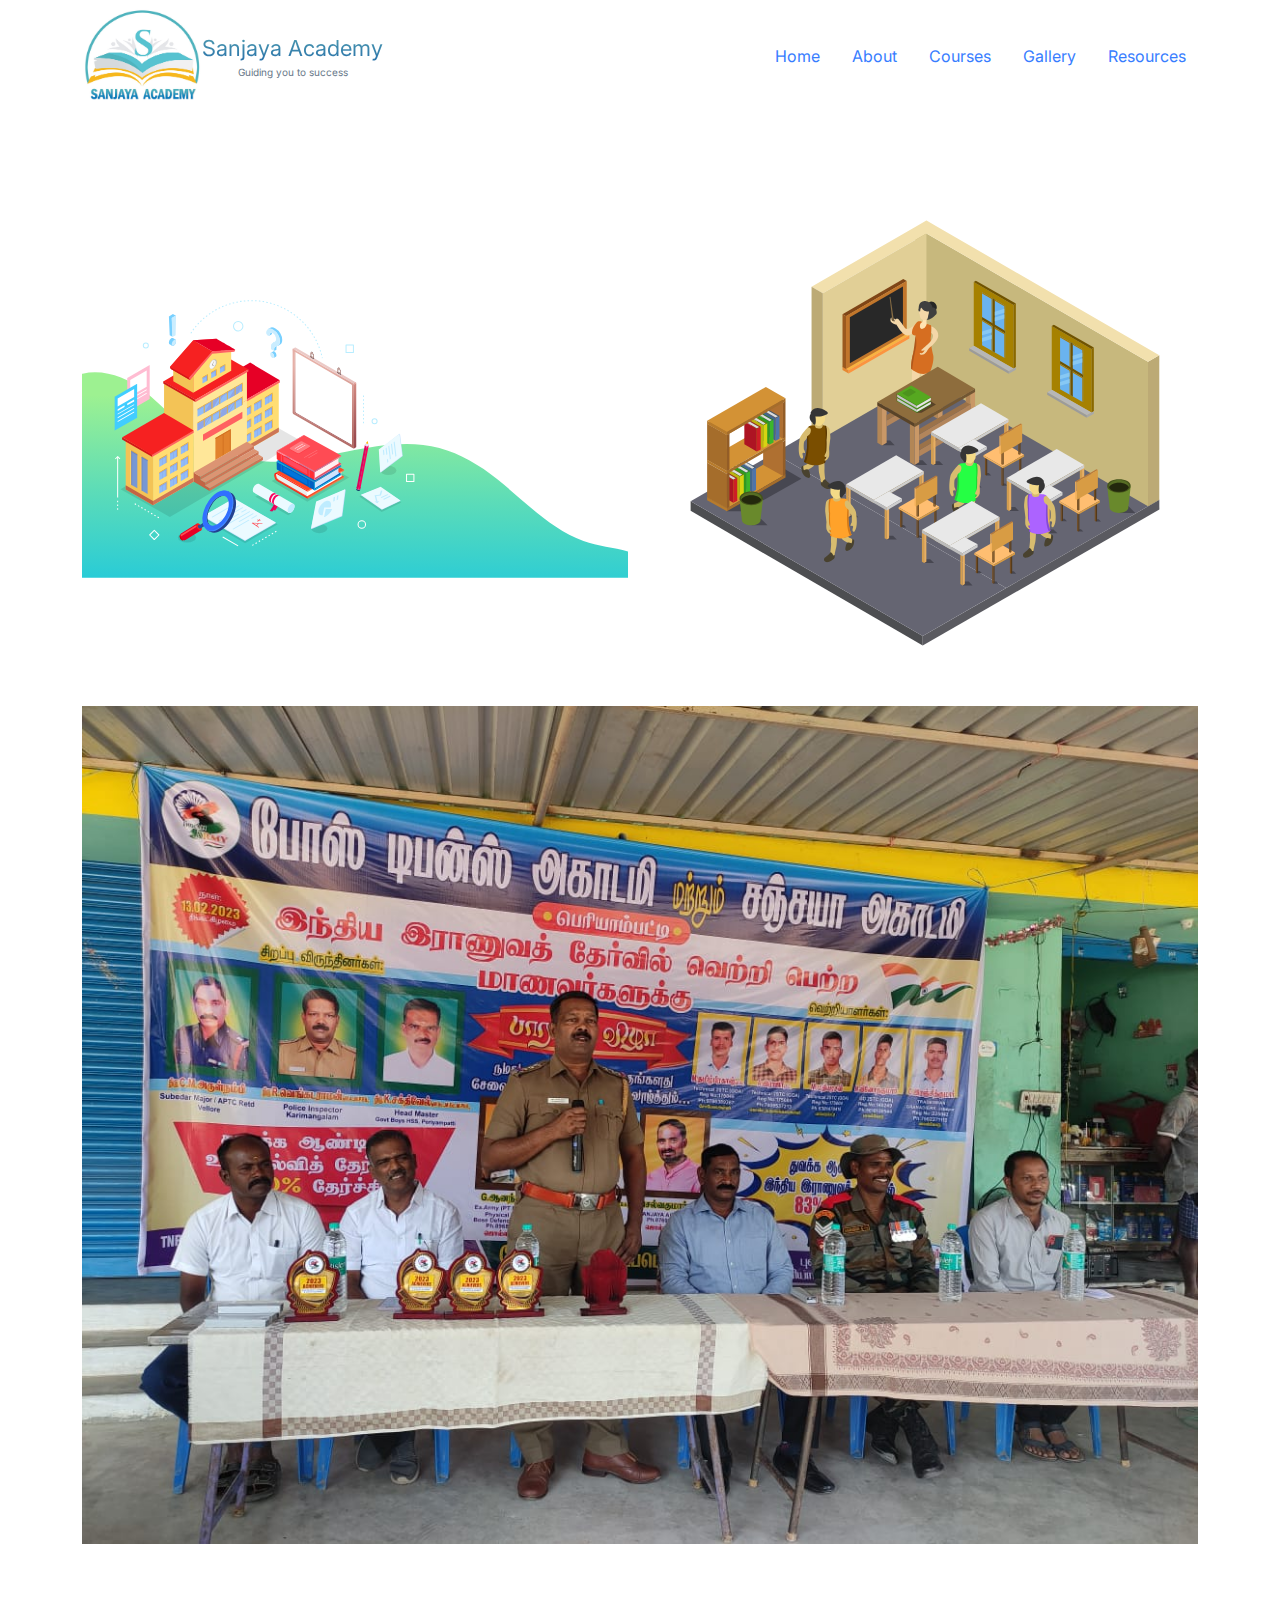
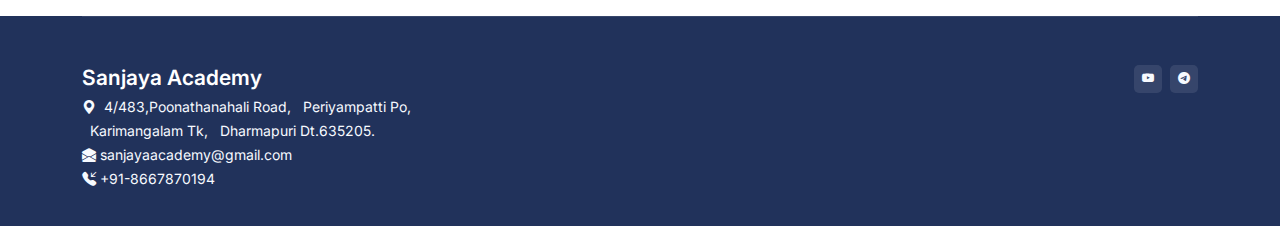
<file: index.html>
<!DOCTYPE html>
<html lang="en" dir="">
  <head>
    <!-- Required Meta Tags Always Come First -->
    <meta charset="utf-8" />
    <meta name="viewport" content="width=device-width, initial-scale=1, shrink-to-fit=no" />

    <!-- Title -->
    <title>Sanjaya Academy</title>

    <!-- Favicon -->
    <link rel="shortcut icon" href="./favicon.ico" />

    <!-- Font -->
    <link href="https://fonts.googleapis.com/css2?family=Inter:wght@400;600&display=swap" rel="stylesheet" />

    <!-- CSS Implementing Plugins -->
    <link rel="stylesheet" href="./assets/vendor/bootstrap-icons/font/bootstrap-icons.css" />
    <link rel="stylesheet" href="./assets/vendor/hs-mega-menu/dist/hs-mega-menu.min.css" />

    <!-- CSS Front Template -->
    <link rel="stylesheet" href="./assets/css/theme.min.css" />
  </head>

  <body>
    <!-- ========== HEADER ========== -->
    <header
      id="header"
      class="navbar navbar-expand-lg navbar-end navbar-absolute-top navbar-light navbar-show-hide"
      data-hs-header-options='{
            "fixMoment": 1000,
            "fixEffect": "slide"
          }'
    >
      <div class="container">
        <nav class="js-mega-menu navbar-nav-wrap">
          <!-- Default Logo -->
          <a class="navbar-brand d-flex align-items-center" href="./index.html" aria-label="Front">
            <img class="navbar-brand-logo" src="./assets/logo.png" alt="Logo" />
             <div style="text-align: center;"> 
              <div class="logo-text"> 
                Sanjaya Academy
              </div> 
             
            <div class="tag-line"> Guiding you to success</div> 
          </div>
          </a>
          <!-- End Default Logo -->

          <!-- Toggler -->
          <button
            class="navbar-toggler"
            type="button"
            data-bs-toggle="collapse"
            data-bs-target="#navbarNavDropdown"
            aria-controls="navbarNavDropdown"
            aria-expanded="false"
            aria-label="Toggle navigation"
          >
            <span class="navbar-toggler-default">
              <i class="bi-list"></i>
            </span>
            <span class="navbar-toggler-toggled">
              <i class="bi-x"></i>
            </span>
          </button>
          <!-- End Toggler -->

          <!-- Collapse -->
          <div class="collapse navbar-collapse" id="navbarNavDropdown">
            <div class="navbar-absolute-top-scroller">
              <ul class="navbar-nav">
                <li class="nav-item">
                  <a class="nav-link active" href="./index.html">Home</a>
                </li> 
                <li class="nav-item">
                  <a class="nav-link active" href="./about.html">About</a>
                </li>
                <li class="nav-item">
                  <a class="nav-link active" href="./courses.html">Courses</a>
                </li>
                <li class="nav-item">
                  <a class="nav-link active" href="./gallery.html">Gallery</a>
                </li>
                <li class="nav-item">
                  <a class="nav-link active" href="./resources.html">Resources</a>
                </li>
              </ul>
            </div>
          </div>
          <!-- End Collapse -->
        </nav>
      </div>
    </header>

    <!-- ========== END HEADER ========== -->

    <!-- ========== MAIN CONTENT ========== -->
    <main id="content" role="main">
      <!-- Gallery -->
      <div class="container content-space-t-3 content-space-t-lg-4">
        <div class="row">
          <div class="col-12 col-sm-6">
         
            <img class="avatar-img" src="./assets/home.svg" alt="Image Description" />
            </div>
          <div class="col-12 col-sm-6">
         
          <img class="avatar-img" src="./assets/rome.svg" alt="Image Description" />
          </div> 
         
          </div>
          <!-- Heading -->
          <div class="mb-5 mb-md-10">
            <img style="max-width: 100%;" src="assets/home.jpeg">
            
          </div>
          <!-- End Heading -->
        
      </div>
      <!-- End Gallery -->
    </main>
    <!-- ========== END MAIN CONTENT ========== -->

    <!-- ========== FOOTER ========== -->
    <footer class="bg-dark">
      <div class="container pb-1 pb-lg-5">
        <div class="border-top border-white-10 my-7"></div>

        <div class="row mb-1">
          <div class="col-sm  mb-sm-0">
            <!-- Socials -->
            <ul class="list-inline list-separator list-separator-light mb-0">
              <li>
                <h3 class="text-white mb-1">Sanjaya Academy</h3>
                <a class="link-sm link-light" href="https://maps.app.goo.gl/FFgLYeuikchc8rkY7"
                  ><i class="bi-geo-alt-fill me-1"></i> 
                  4/483,Poonathanahali Road,  
                 &nbsp; Periyampatti Po, <br />
                 &nbsp; Karimangalam Tk,  
                 &nbsp; Dharmapuri Dt.635205. <br />
                </a>
              </li>

              <li>
                <a class="link-sm link-light" href="mailto:sanjayaacademy@gmail.com"
                  ><i class="bi bi-envelope-open-fill me-1"></i>sanjayaacademy@gmail.com</a
                >
              </li>
              <li>
                <a class="link-sm link-light" href="tel:+91-8667870194"
                  ><i class="bi-telephone-inbound-fill me-1"></i>+91-8667870194</a
                >
              </li>
            </ul>
            <!-- End Socials -->
          </div>

          <div class="col-sm-auto">
     
          <ul class="list-inline mb-0">
            <li class="list-inline-item">
              <a class="btn btn-soft-light btn-xs btn-icon" href="https://www.youtube.com/@sanjayastudycircle">
                <i class="bi bi-youtube"></i>
              </a>
            </li>
          
            <li class="list-inline-item">
              <a class="btn btn-soft-light btn-xs btn-icon" href="https://t.me/sanjayastudycircle">
                <i class="bi bi-telegram"></i>
              </a>
            </li>
          </ul>
       
        </div>
        </div>
      </div>
    </footer>

    <!-- ========== END FOOTER ========== -->

    <!-- JS Global Compulsory  -->
    <script src="./assets/vendor/bootstrap/dist/js/bootstrap.bundle.min.js"></script>

    <!-- JS Implementing Plugins -->
    <script src="./assets/vendor/hs-header/dist/hs-header.min.js"></script>
    <script src="./assets/vendor/hs-mega-menu/dist/hs-mega-menu.min.js"></script>
    <script src="./assets/vendor/hs-show-animation/dist/hs-show-animation.min.js"></script>

    <!-- JS Front -->
    <script src="./assets/js/theme.min.js"></script>

    <!-- JS Plugins Init. -->
    <script>
      (function () {
        // INITIALIZATION OF HEADER
        // =======================================================
        new HSHeader("#header").init();

        // INITIALIZATION OF MEGA MENU
        // =======================================================
        new HSMegaMenu(".js-mega-menu", {
          desktop: {
            position: "left",
          },
        });

        // INITIALIZATION OF SHOW ANIMATIONS
        // =======================================================
        new HSShowAnimation(".js-animation-link");

        // INITIALIZATION OF BOOTSTRAP DROPDOWN
        // =======================================================
        HSBsDropdown.init();
      })();
    </script>
  </body>
</html>
</file>
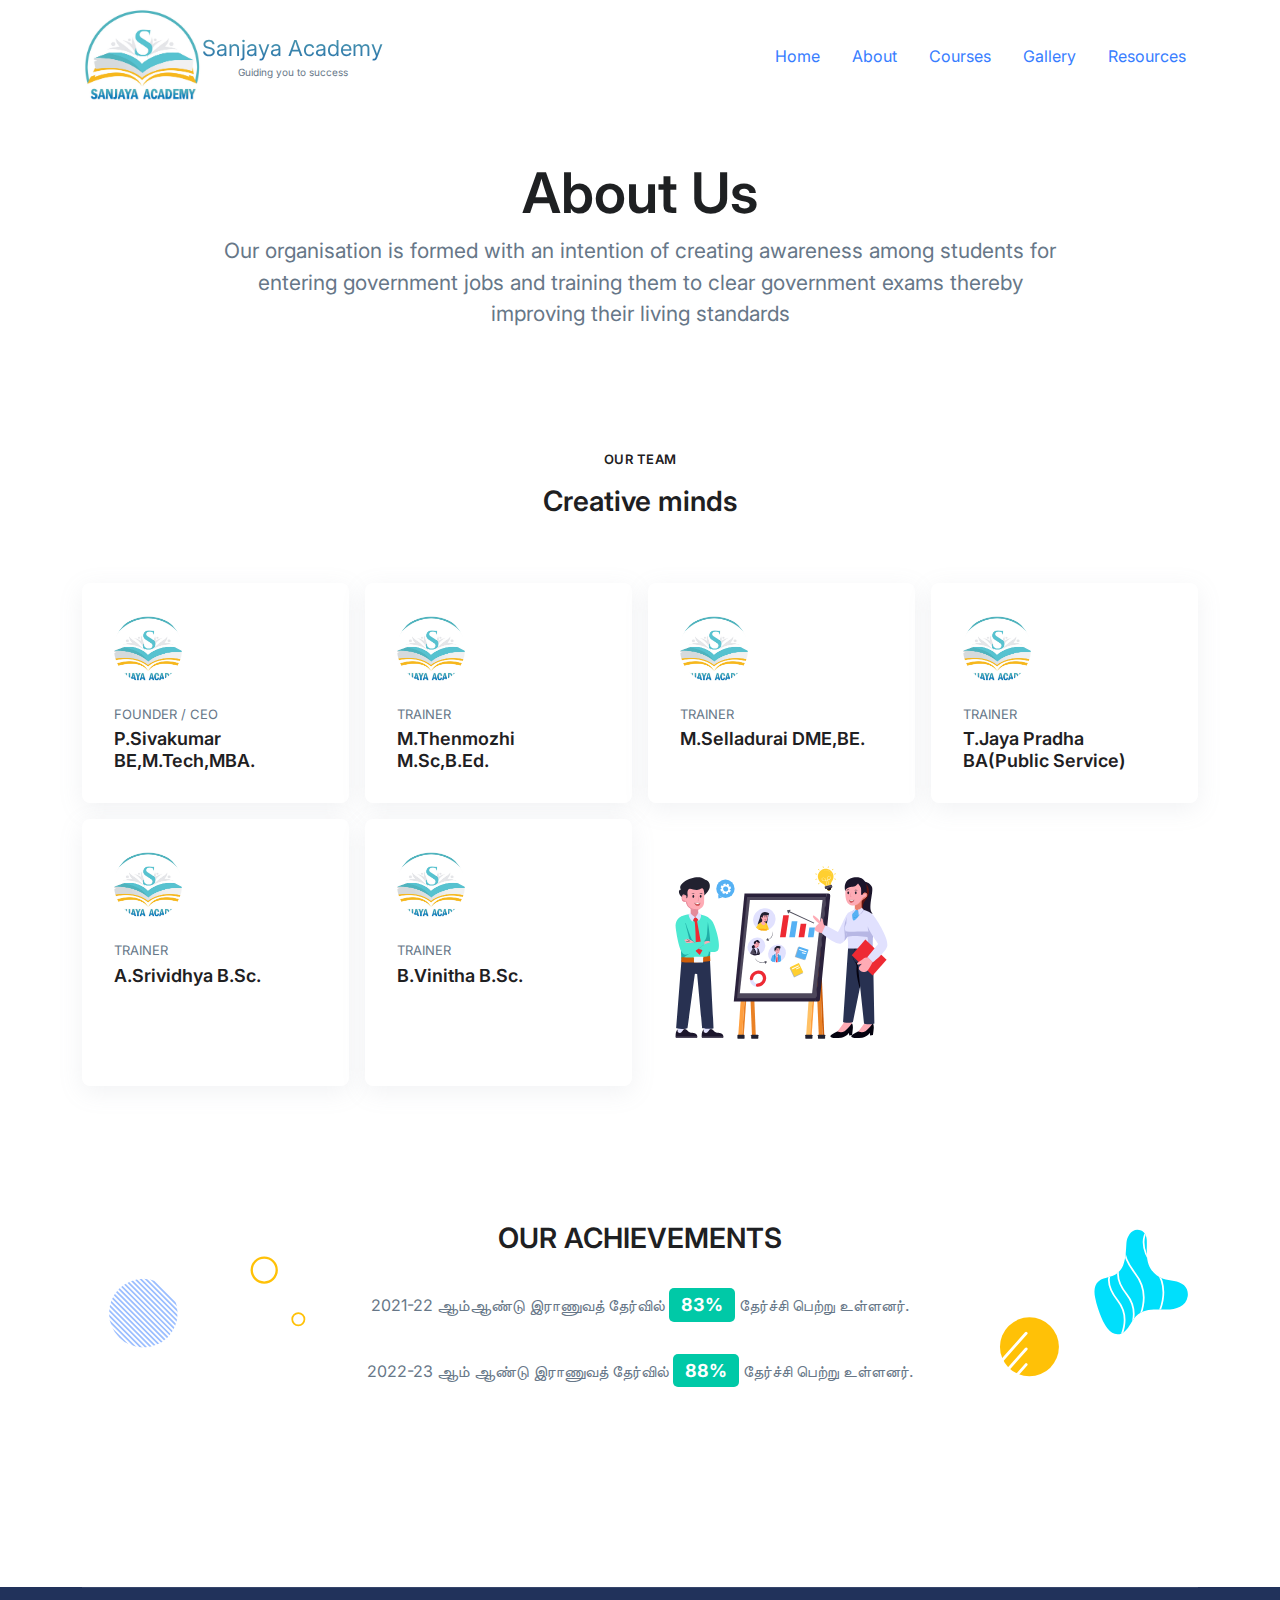
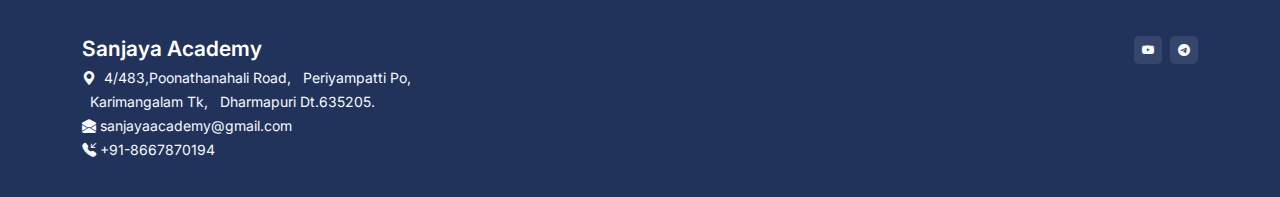
<file: about.html>
<!DOCTYPE html>
<html lang="en" dir="">
  <head>
    <!-- Required Meta Tags Always Come First -->
    <meta charset="utf-8" />
    <meta name="viewport" content="width=device-width, initial-scale=1, shrink-to-fit=no" />

    <!-- Title -->
    <title>Sanjaya Academy</title>

    <!-- Favicon -->
    <link rel="shortcut icon" href="./favicon.ico" />

    <!-- Font -->
    <link href="https://fonts.googleapis.com/css2?family=Inter:wght@400;600&display=swap" rel="stylesheet" />

    <!-- CSS Implementing Plugins -->
    <link rel="stylesheet" href="./assets/vendor/bootstrap-icons/font/bootstrap-icons.css" />
    <link rel="stylesheet" href="./assets/vendor/hs-mega-menu/dist/hs-mega-menu.min.css" />

    <!-- CSS Front Template -->
    <link rel="stylesheet" href="./assets/css/theme.min.css" />
  </head>

  <body>
    <!-- ========== HEADER ========== -->
    <header
      id="header"
      class="navbar navbar-expand-lg navbar-end navbar-absolute-top navbar-light navbar-show-hide"
      data-hs-header-options='{
            "fixMoment": 1000,
            "fixEffect": "slide"
          }'
    >
      <div class="container">
        <nav class="js-mega-menu navbar-nav-wrap">
          <!-- Default Logo -->
          <a class="navbar-brand d-flex align-items-center" href="./index.html" aria-label="Front">
            <img class="navbar-brand-logo" src="./assets/logo.png" alt="Logo" />
             <div style="text-align: center;"> 
              <div class="logo-text"> 
                Sanjaya Academy
              </div> 
             
            <div class="tag-line"> Guiding you to success</div> 
          </div>
          </a>
          <!-- End Default Logo -->

          <!-- Toggler -->
          <button
            class="navbar-toggler"
            type="button"
            data-bs-toggle="collapse"
            data-bs-target="#navbarNavDropdown"
            aria-controls="navbarNavDropdown"
            aria-expanded="false"
            aria-label="Toggle navigation"
          >
            <span class="navbar-toggler-default">
              <i class="bi-list"></i>
            </span>
            <span class="navbar-toggler-toggled">
              <i class="bi-x"></i>
            </span>
          </button>
          <!-- End Toggler -->

          <!-- Collapse -->
          <div class="collapse navbar-collapse" id="navbarNavDropdown">
            <div class="navbar-absolute-top-scroller">
              <ul class="navbar-nav">
                <li class="nav-item">
                  <a class="nav-link active" href="./index.html">Home</a>
                </li>
                <li class="nav-item">
                  <a class="nav-link active" href="./about.html">About</a>
                </li>
                <li class="nav-item">
                  <a class="nav-link active" href="./courses.html">Courses</a>
                </li>
                <li class="nav-item">
                  <a class="nav-link active" href="./gallery.html">Gallery</a>
                </li>
                <li class="nav-item">
                  <a class="nav-link active" href="./resources.html">Resources</a>
                </li>
                
              </ul>
            </div>
          </div>
          <!-- End Collapse -->
        </nav>
      </div>
    </header>

    <!-- ========== END HEADER ========== -->

    <!-- ========== MAIN CONTENT ========== -->
    <main id="content" role="main">
      <!-- Gallery -->
      <div class="container content-space-t-3 content-space-t-lg-4">
        <div class="w-lg-75 text-center mx-lg-auto">
          <!-- Heading -->
          <div class="mb-5 mb-md-10">
            <h1 class="display-4">About Us</h1>
            <p class="lead">
              Our organisation is formed with an intention of creating awareness among students for entering government
              jobs and training them to clear government exams thereby improving their living standards
            </p>
          </div>
          <!-- End Heading -->
        </div>
      </div>
      <!-- End Gallery -->
      <div class="container content-space-1 content-space-lg-1">
        <div class="w-md-75 w-lg-50 text-center mx-md-auto mb-5 mb-md-9">
          <span class="text-cap">Our team</span>
          <h2>Creative minds</h2>
        </div>

        <div class="row gx-3 mb-5">
          <div class="col-sm-6 col-lg-3 mb-3">
            <!-- Card -->
            <div class="card card-transition h-100">
              <div class="card-body">
                <div class="avatar avatar-lg avatar-circle mb-4">
                  <img class="avatar-img" src="./assets/logo.png" alt="Image Description" />
                </div>

                <span class="card-subtitle">Founder / CEO</span>
                <h4 class="card-title">P.Sivakumar BE,M.Tech,MBA.</h4>
              </div>
            </div>
            <!-- End Card -->
          </div>
          <!-- End Col -->

          <div class="col-sm-6 col-lg-3 mb-3">
            <!-- Card -->
            <div class="card card-transition h-100">
              <div class="card-body">
                <div class="avatar avatar-lg avatar-circle mb-4">
                  <img class="avatar-img" src="./assets/logo.png" alt="Image Description" />
                </div>

                <span class="card-subtitle">Trainer</span>
                <h4 class="card-title">M.Thenmozhi M.Sc,B.Ed.</h4>
              </div>
            </div>
            <!-- End Card -->
          </div>
          <!-- End Col -->

          <div class="col-sm-6 col-lg-3 mb-3">
            <!-- Card -->
            <div class="card card-transition h-100">
              <div class="card-body">
                <div class="avatar avatar-lg avatar-circle mb-4">
                  <img class="avatar-img" src="./assets/logo.png" alt="Image Description" />
                </div>

                <span class="card-subtitle">Trainer</span>
                <h4 class="card-title">M.Selladurai DME,BE.</h4>
              </div>
            </div>
            <!-- End Card -->
          </div>
          <!-- End Col -->
          <div class="col-sm-6 col-lg-3 mb-3">
            <!-- Card -->
            <div class="card card-transition h-100">
              <div class="card-body">
                <div class="avatar avatar-lg avatar-circle mb-4">
                  <img class="avatar-img" src="./assets/logo.png" alt="Image Description" />
                </div>

                <span class="card-subtitle">Trainer</span>
                <h4 class="card-title">T.Jaya Pradha BA(Public Service)</h4>
              </div>
            </div>
            <!-- End Card -->
          </div>
          <!-- End Col -->
          <div class="col-sm-6 col-lg-3 mb-3">
            <!-- Card -->
            <div class="card card-transition h-100">
              <div class="card-body">
                <div class="avatar avatar-lg avatar-circle mb-4">
                  <img class="avatar-img" src="./assets/logo.png" alt="Image Description" />
                </div>

                <span class="card-subtitle">Trainer</span>
                <h4 class="card-title">A.Srividhya B.Sc.</h4>
              </div>
            </div>
            <!-- End Card -->
          </div>
          <!-- End Col -->
          <div class="col-sm-6 col-lg-3 mb-3">
            <!-- Card -->
            <div class="card card-transition h-100">
              <div class="card-body">
                <div class="avatar avatar-lg avatar-circle mb-4">
                  <img class="avatar-img" src="./assets/logo.png" alt="Image Description" />
                </div>

                <span class="card-subtitle">Trainer</span>
                <h4 class="card-title">B.Vinitha B.Sc.</h4>
              </div>
            </div>
            <!-- End Card -->
          </div>
          <div class="col-sm-6 col-lg-3 mb-3">
            <img class="avatar-img" src="./assets/stoff.svg" alt="Image Description" />
            </div>
          <!-- End Col -->
          
        </div>
      </div>


      <div class="container content-space-b-2">
        <div class="text-center bg-img-start py-6" style="background: url(./assets/shape-6.svg) center no-repeat;">
          <div class="mb-5">
            <h2>OUR ACHIEVEMENTS</h2>
            <p class="mt-5"> 2021-22 ஆம்ஆண்டு இராணுவத் தேர்வில்  <span style="font-size: 18px;" class="badge bg-success"> 83% </span> தேர்ச்சி பெற்று உள்ளனர்.</p>
            <p class="mt-5">

              2022-23 ஆம் ஆண்டு இராணுவத் தேர்வில் <span style="font-size: 18px;" class="badge bg-success"> 88% </span> தேர்ச்சி பெற்று  உள்ளனர்.</p>
          </div>
  
          
        </div>
      </div>
    </main>
    <!-- ========== END MAIN CONTENT ========== -->

    <!-- ========== FOOTER ========== -->
    <footer class="bg-dark">
      <div class="container pb-1 pb-lg-5">
        <div class="border-top border-white-10 my-7"></div>

        <div class="row mb-1">
          <div class="col-sm mb-sm-0">
            <!-- Socials -->
            <ul class="list-inline list-separator list-separator-light mb-0">
              <li>
                <h3 class="text-white mb-1">Sanjaya Academy</h3>
                <a class="link-sm link-light" href="https://maps.app.goo.gl/FFgLYeuikchc8rkY7"
                  ><i class="bi-geo-alt-fill me-1"></i> 4/483,Poonathanahali Road, &nbsp; Periyampatti Po, <br />
                  &nbsp; Karimangalam Tk, &nbsp; Dharmapuri Dt.635205. <br />
                </a>
              </li>

              <li>
                <a class="link-sm link-light" href="mailto:sanjayaacademy@gmail.com"
                  ><i class="bi bi-envelope-open-fill me-1"></i>sanjayaacademy@gmail.com</a
                >
              </li>
              <li>
                <a class="link-sm link-light" href="tel:+91-8667870194"
                  ><i class="bi-telephone-inbound-fill me-1"></i>+91-8667870194</a
                >
              </li>
            </ul>
            <!-- End Socials -->
          </div>

          <div class="col-sm-auto">
            <ul class="list-inline mb-0">
              <li class="list-inline-item">
                <a class="btn btn-soft-light btn-xs btn-icon" href="https://www.youtube.com/@sanjayastudycircle">
                  <i class="bi bi-youtube"></i>
                </a>
              </li>

              <li class="list-inline-item">
                <a class="btn btn-soft-light btn-xs btn-icon" href="https://t.me/sanjayastudycircle">
                  <i class="bi bi-telegram"></i>
                </a>
              </li>
            </ul>
          </div>
        </div>
      </div>
    </footer>

    <!-- ========== END FOOTER ========== -->

    <!-- JS Global Compulsory  -->
    <script src="./assets/vendor/bootstrap/dist/js/bootstrap.bundle.min.js"></script>

    <!-- JS Implementing Plugins -->
    <script src="./assets/vendor/hs-header/dist/hs-header.min.js"></script>
    <script src="./assets/vendor/hs-mega-menu/dist/hs-mega-menu.min.js"></script>
    <script src="./assets/vendor/hs-show-animation/dist/hs-show-animation.min.js"></script>

    <!-- JS Front -->
    <script src="./assets/js/theme.min.js"></script>

    <!-- JS Plugins Init. -->
    <script>
      (function () {
        // INITIALIZATION OF HEADER
        // =======================================================
        new HSHeader("#header").init();

        // INITIALIZATION OF MEGA MENU
        // =======================================================
        new HSMegaMenu(".js-mega-menu", {
          desktop: {
            position: "left",
          },
        });

        // INITIALIZATION OF SHOW ANIMATIONS
        // =======================================================
        new HSShowAnimation(".js-animation-link");

        // INITIALIZATION OF BOOTSTRAP DROPDOWN
        // =======================================================
        HSBsDropdown.init();
      })();
    </script>
  </body>
</html>
</file>
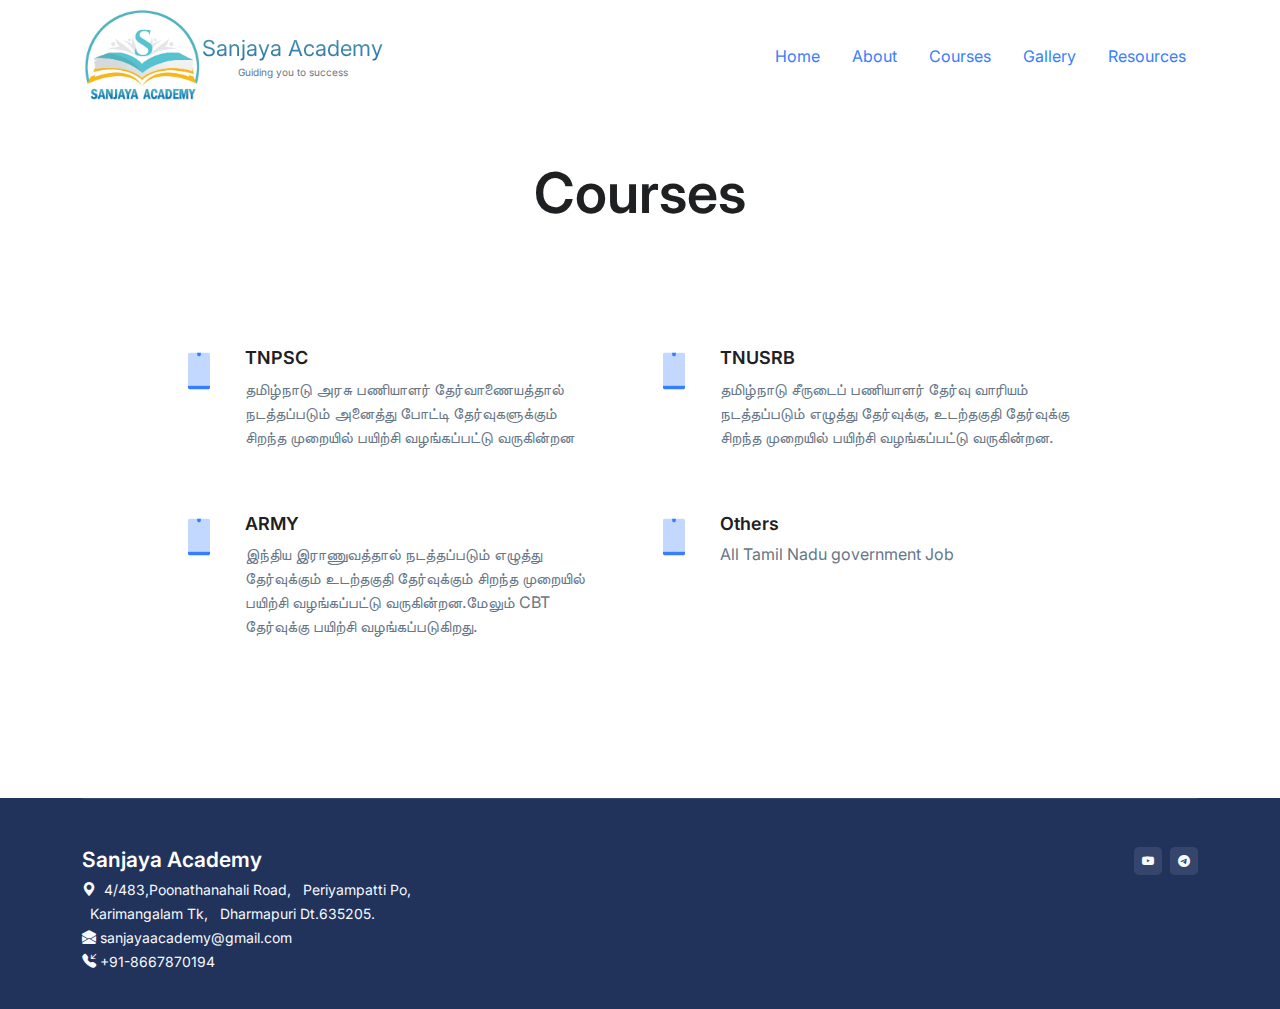
<file: courses.html>
<!DOCTYPE html>
<html lang="en" dir="">
  <head>
    <!-- Required Meta Tags Always Come First -->
    <meta charset="utf-8" />
    <meta name="viewport" content="width=device-width, initial-scale=1, shrink-to-fit=no" />

    <!-- Title -->
    <title>Sanjaya Academy</title>

    <!-- Favicon -->
    <link rel="shortcut icon" href="./favicon.ico" />

    <!-- Font -->
    <link href="https://fonts.googleapis.com/css2?family=Inter:wght@400;600&display=swap" rel="stylesheet" />

    <!-- CSS Implementing Plugins -->
    <link rel="stylesheet" href="./assets/vendor/bootstrap-icons/font/bootstrap-icons.css" />
    <link rel="stylesheet" href="./assets/vendor/hs-mega-menu/dist/hs-mega-menu.min.css" />

    <!-- CSS Front Template -->
    <link rel="stylesheet" href="./assets/css/theme.min.css" />
  </head>

  <body>
    <!-- ========== HEADER ========== -->
    <header
      id="header"
      class="navbar navbar-expand-lg navbar-end navbar-absolute-top navbar-light navbar-show-hide"
      data-hs-header-options='{
            "fixMoment": 1000,
            "fixEffect": "slide"
          }'
    >
      <div class="container">
        <nav class="js-mega-menu navbar-nav-wrap">
          <!-- Default Logo -->
          <a class="navbar-brand d-flex align-items-center" href="./index.html" aria-label="Front">
            <img class="navbar-brand-logo" src="./assets/logo.png" alt="Logo" />
             <div style="text-align: center;"> 
              <div class="logo-text"> 
                Sanjaya Academy
              </div> 
             
            <div class="tag-line"> Guiding you to success</div> 
          </div>
          </a>
          <!-- End Default Logo -->

          <!-- Toggler -->
          <button
            class="navbar-toggler"
            type="button"
            data-bs-toggle="collapse"
            data-bs-target="#navbarNavDropdown"
            aria-controls="navbarNavDropdown"
            aria-expanded="false"
            aria-label="Toggle navigation"
          >
            <span class="navbar-toggler-default">
              <i class="bi-list"></i>
            </span>
            <span class="navbar-toggler-toggled">
              <i class="bi-x"></i>
            </span>
          </button>
          <!-- End Toggler -->

          <!-- Collapse -->
          <div class="collapse navbar-collapse" id="navbarNavDropdown">
            <div class="navbar-absolute-top-scroller">
              <ul class="navbar-nav">
                <li class="nav-item">
                  <a class="nav-link active" href="./index.html">Home</a>
                </li>
                <li class="nav-item">
                  <a class="nav-link active" href="./about.html">About</a>
                </li>
                <li class="nav-item">
                  <a class="nav-link active" href="./courses.html">Courses</a>
                </li>
                <li class="nav-item">
                  <a class="nav-link active" href="./gallery.html">Gallery</a>
                </li>
                <li class="nav-item">
                  <a class="nav-link active" href="./resources.html">Resources</a>
                </li>
              </ul>
            </div>
          </div>
          <!-- End Collapse -->
        </nav>
      </div>
    </header>

    <!-- ========== END HEADER ========== -->

    <!-- ========== MAIN CONTENT ========== -->
    <main id="content" role="main">
      <!-- Gallery -->
      <div class="container content-space-t-3 content-space-t-lg-4">
        <div class="w-lg-75 text-center mx-lg-auto">
          <!-- Heading -->
          <div class="mb-5 mb-md-10">
            <h1 class="display-4">Courses</h1>
          </div>
          <!-- End Heading -->
        </div>
      </div>
      <!-- End Gallery -->

      <div class="container content-space-1">
        <div class="row justify-content-lg-center">
          <div class="col-md-6 col-lg-5 mb-3 mb-md-7">
            <!-- Icon Blocks -->
            <div class="d-flex pe-lg-5 aos-init aos-animate" data-aos="fade-up">
              <div class="flex-shrink-0">
                <span class="svg-icon text-primary">
                  <svg width="24" height="24" viewBox="0 0 24 24" fill="none" xmlns="http://www.w3.org/2000/svg">
                    <path d="M6 21C6 21.6 6.4 22 7 22H17C17.6 22 18 21.6 18 21V20H6V21Z" fill="#035A4B"></path>
                    <path opacity="0.3" d="M17 2H7C6.4 2 6 2.4 6 3V20H18V3C18 2.4 17.6 2 17 2Z" fill="#035A4B"></path>
                    <path d="M12 4C11.4 4 11 3.6 11 3V2H13V3C13 3.6 12.6 4 12 4Z" fill="#035A4B"></path>
                  </svg>
                </span>
              </div>
              <div class="flex-grow-1 ms-4">
                <h4>TNPSC</h4>
                <p>
                  தமிழ்நாடு அரசு பணியாளர் தேர்வாணையத்தால் நடத்தப்படும் அனைத்து போட்டி தேர்வுகளுக்கும் சிறந்த முறையில்
                  பயிற்சி வழங்கப்பட்டு வருகின்றன
                </p>
              </div>
            </div>
            <!-- End Icon Blocks -->
          </div>
          <div class="col-md-6 col-lg-5 mb-3 mb-md-7">
            <!-- Icon Blocks -->
            <div class="d-flex pe-lg-5 aos-init aos-animate" data-aos="fade-up">
              <div class="flex-shrink-0">
                <span class="svg-icon text-primary">
                  <svg width="24" height="24" viewBox="0 0 24 24" fill="none" xmlns="http://www.w3.org/2000/svg">
                    <path d="M6 21C6 21.6 6.4 22 7 22H17C17.6 22 18 21.6 18 21V20H6V21Z" fill="#035A4B"></path>
                    <path opacity="0.3" d="M17 2H7C6.4 2 6 2.4 6 3V20H18V3C18 2.4 17.6 2 17 2Z" fill="#035A4B"></path>
                    <path d="M12 4C11.4 4 11 3.6 11 3V2H13V3C13 3.6 12.6 4 12 4Z" fill="#035A4B"></path>
                  </svg>
                </span>
              </div>
              <div class="flex-grow-1 ms-4">
                <h4>TNUSRB</h4>
                <p>
                  தமிழ்நாடு சீருடைப் பணியாளர் தேர்வு வாரியம் நடத்தப்படும் எழுத்து தேர்வுக்கு, உடற்தகுதி தேர்வுக்கு
                  சிறந்த முறையில் பயிற்சி வழங்கப்பட்டு வருகின்றன.
                </p>
              </div>
            </div>
            <!-- End Icon Blocks -->
          </div>
          <div class="col-md-6 col-lg-5 mb-3 mb-md-7">
            <!-- Icon Blocks -->
            <div class="d-flex pe-lg-5 aos-init aos-animate" data-aos="fade-up">
              <div class="flex-shrink-0">
                <span class="svg-icon text-primary">
                  <svg width="24" height="24" viewBox="0 0 24 24" fill="none" xmlns="http://www.w3.org/2000/svg">
                    <path d="M6 21C6 21.6 6.4 22 7 22H17C17.6 22 18 21.6 18 21V20H6V21Z" fill="#035A4B"></path>
                    <path opacity="0.3" d="M17 2H7C6.4 2 6 2.4 6 3V20H18V3C18 2.4 17.6 2 17 2Z" fill="#035A4B"></path>
                    <path d="M12 4C11.4 4 11 3.6 11 3V2H13V3C13 3.6 12.6 4 12 4Z" fill="#035A4B"></path>
                  </svg>
                </span>
              </div>
              <div class="flex-grow-1 ms-4">
                <h4>ARMY</h4>
                <p>
                  இந்திய இராணுவத்தால் நடத்தப்படும் எழுத்து தேர்வுக்கும் உடற்தகுதி தேர்வுக்கும் சிறந்த முறையில் பயிற்சி
                  வழங்கப்பட்டு வருகின்றன.மேலும் CBT தேர்வுக்கு பயிற்சி வழங்கப்படுகிறது.
                </p>
              </div>
              <!-- End Icon Blocks -->
            </div>
          </div> 
          <div class="col-md-6 col-lg-5 mb-3 mb-md-7">
            <!-- Icon Blocks -->
            <div class="d-flex pe-lg-5 aos-init aos-animate" data-aos="fade-up">
              <div class="flex-shrink-0">
                <span class="svg-icon text-primary">
                  <svg width="24" height="24" viewBox="0 0 24 24" fill="none" xmlns="http://www.w3.org/2000/svg">
                    <path d="M6 21C6 21.6 6.4 22 7 22H17C17.6 22 18 21.6 18 21V20H6V21Z" fill="#035A4B"></path>
                    <path opacity="0.3" d="M17 2H7C6.4 2 6 2.4 6 3V20H18V3C18 2.4 17.6 2 17 2Z" fill="#035A4B"></path>
                    <path d="M12 4C11.4 4 11 3.6 11 3V2H13V3C13 3.6 12.6 4 12 4Z" fill="#035A4B"></path>
                  </svg>
                </span>
              </div>
              <div class="flex-grow-1 ms-4">
                <h4>Others</h4>
                <p>
                  
                  All Tamil Nadu government Job
                </p>
              </div>
              <!-- End Icon Blocks -->
            </div>
          </div>
        </div>
        <!-- End Row -->
      </div>
    </main>
    <!-- ========== END MAIN CONTENT ========== -->

    <!-- ========== FOOTER ========== -->
    <footer class="bg-dark">
      <div class="container pb-1 pb-lg-5">
        <div class="border-top border-white-10 my-7"></div>

        <div class="row mb-1">
          <div class="col-sm mb-sm-0">
            <!-- Socials -->
            <ul class="list-inline list-separator list-separator-light mb-0">
              <li>
                <h3 class="text-white mb-1">Sanjaya Academy</h3>
                <a class="link-sm link-light" href="https://maps.app.goo.gl/FFgLYeuikchc8rkY7"
                  ><i class="bi-geo-alt-fill me-1"></i> 4/483,Poonathanahali Road, &nbsp; Periyampatti Po, <br />
                  &nbsp; Karimangalam Tk, &nbsp; Dharmapuri Dt.635205. <br />
                </a>
              </li>

              <li>
                <a class="link-sm link-light" href="mailto:sanjayaacademy@gmail.com"
                  ><i class="bi bi-envelope-open-fill me-1"></i>sanjayaacademy@gmail.com</a
                >
              </li>
              <li>
                <a class="link-sm link-light" href="tel:+91-8667870194"
                  ><i class="bi-telephone-inbound-fill me-1"></i>+91-8667870194</a
                >
              </li>
            </ul>
            <!-- End Socials -->
          </div>

          <div class="col-sm-auto">
            <ul class="list-inline mb-0">
              <li class="list-inline-item">
                <a class="btn btn-soft-light btn-xs btn-icon" href="https://www.youtube.com/@sanjayastudycircle">
                  <i class="bi bi-youtube"></i>
                </a>
              </li>

              <li class="list-inline-item">
                <a class="btn btn-soft-light btn-xs btn-icon" href="https://t.me/sanjayastudycircle">
                  <i class="bi bi-telegram"></i>
                </a>
              </li>
            </ul>
          </div>
        </div>
      </div>
    </footer>

    <!-- ========== END FOOTER ========== -->

    <!-- JS Global Compulsory  -->
    <script src="./assets/vendor/bootstrap/dist/js/bootstrap.bundle.min.js"></script>

    <!-- JS Implementing Plugins -->
    <script src="./assets/vendor/hs-header/dist/hs-header.min.js"></script>
    <script src="./assets/vendor/hs-mega-menu/dist/hs-mega-menu.min.js"></script>
    <script src="./assets/vendor/hs-show-animation/dist/hs-show-animation.min.js"></script>

    <!-- JS Front -->
    <script src="./assets/js/theme.min.js"></script>

    <!-- JS Plugins Init. -->
    <script>
      (function () {
        // INITIALIZATION OF HEADER
        // =======================================================
        new HSHeader("#header").init();

        // INITIALIZATION OF MEGA MENU
        // =======================================================
        new HSMegaMenu(".js-mega-menu", {
          desktop: {
            position: "left",
          },
        });

        // INITIALIZATION OF SHOW ANIMATIONS
        // =======================================================
        new HSShowAnimation(".js-animation-link");

        // INITIALIZATION OF BOOTSTRAP DROPDOWN
        // =======================================================
        HSBsDropdown.init();
      })();
    </script>
  </body>
</html>
</file>
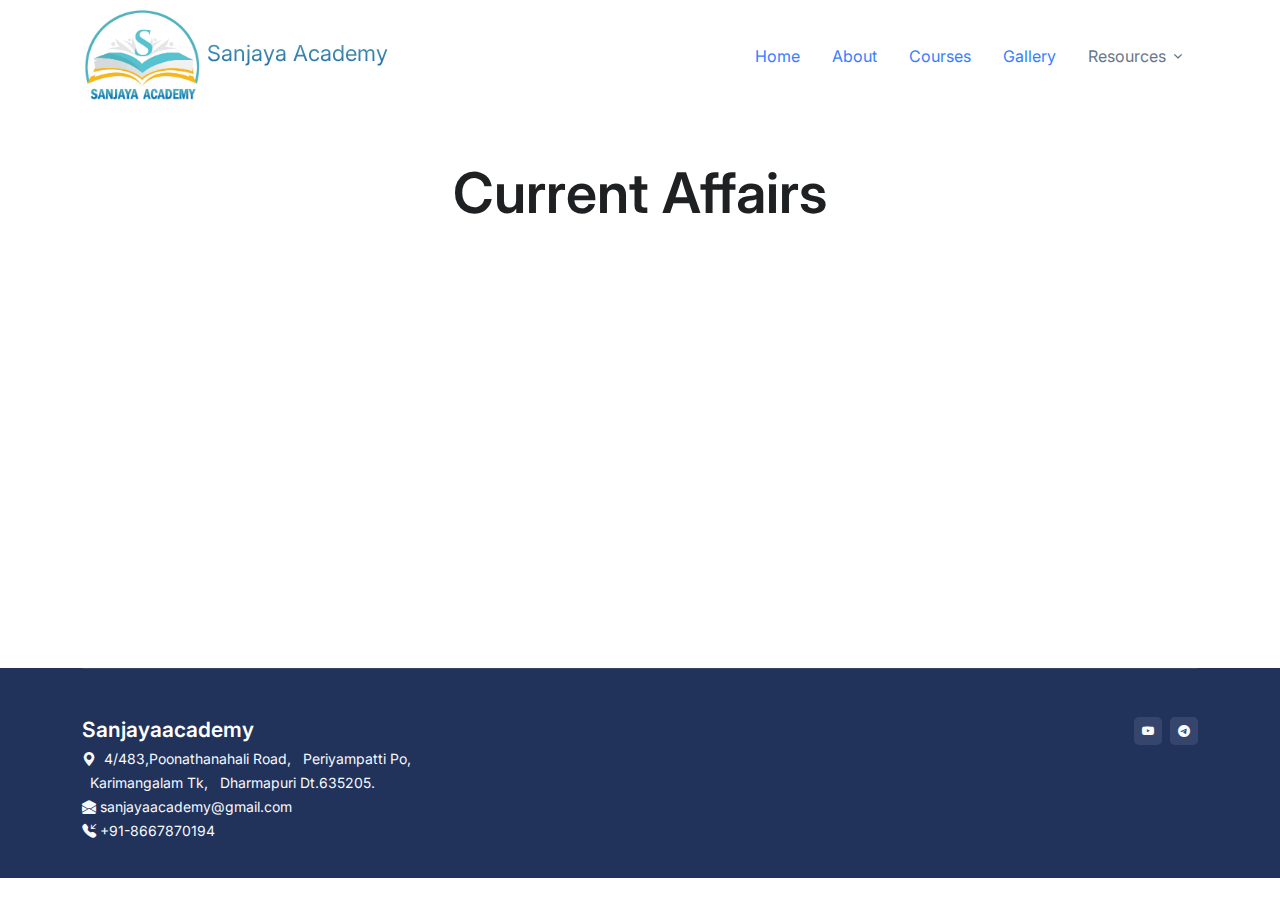
<file: current-affairs.html>
<!DOCTYPE html>
<html lang="en" dir="">
  <head>
    <!-- Required Meta Tags Always Come First -->
    <meta charset="utf-8" />
    <meta name="viewport" content="width=device-width, initial-scale=1, shrink-to-fit=no" />

    <!-- Title -->
    <title>Sanjayaacademy</title>

    <!-- Favicon -->
    <link rel="shortcut icon" href="./favicon.ico" />

    <!-- Font -->
    <link href="https://fonts.googleapis.com/css2?family=Inter:wght@400;600&display=swap" rel="stylesheet" />

    <!-- CSS Implementing Plugins -->
    <link rel="stylesheet" href="./assets/vendor/bootstrap-icons/font/bootstrap-icons.css" />
    <link rel="stylesheet" href="./assets/vendor/hs-mega-menu/dist/hs-mega-menu.min.css" />

    <!-- CSS Front Template -->
    <link rel="stylesheet" href="./assets/css/theme.min.css" />
  </head>

  <body>
    <!-- ========== HEADER ========== -->
    <header
      id="header"
      class="navbar navbar-expand-lg navbar-end navbar-absolute-top navbar-light navbar-show-hide"
      data-hs-header-options='{
            "fixMoment": 1000,
            "fixEffect": "slide"
          }'
    >
      <div class="container">
        <nav class="js-mega-menu navbar-nav-wrap">
          <!-- Default Logo -->
          <a class="navbar-brand" href="./index.html" aria-label="Front">
            <img class="navbar-brand-logo" src="./assets/logo.png" alt="Logo" />
           <span class="logo-text"> Sanjaya Academy</span> 
          </a>
          <!-- End Default Logo -->

          <!-- Toggler -->
          <button
            class="navbar-toggler"
            type="button"
            data-bs-toggle="collapse"
            data-bs-target="#navbarNavDropdown"
            aria-controls="navbarNavDropdown"
            aria-expanded="false"
            aria-label="Toggle navigation"
          >
            <span class="navbar-toggler-default">
              <i class="bi-list"></i>
            </span>
            <span class="navbar-toggler-toggled">
              <i class="bi-x"></i>
            </span>
          </button>
          <!-- End Toggler -->

          <!-- Collapse -->
          <div class="collapse navbar-collapse" id="navbarNavDropdown">
            <div class="navbar-absolute-top-scroller">
              <ul class="navbar-nav">
                <li class="nav-item">
                  <a class="nav-link active" href="./index.html">Home</a>
                </li>
                <li class="nav-item">
                  <a class="nav-link active" href="./about.html">About</a>
                </li>
                <li class="nav-item">
                  <a class="nav-link active" href="./courses.html">Courses</a>
                </li>
                <li class="nav-item">
                  <a class="nav-link active" href="./gallery.html">Gallery</a>
                </li>
                <li class="hs-has-sub-menu nav-item">
                  <a id="companyMegaMenu" class="hs-mega-menu-invoker nav-link dropdown-toggle " href="#" role="button" aria-expanded="false">Resources</a>
  
                  <!-- Mega Menu -->
                  <div class="hs-sub-menu dropdown-menu hs-sub-menu-desktop-lg animated" aria-labelledby="companyMegaMenu" style="min-width: 14rem; animation-duration: 300ms; display: none;">
                    <a class="dropdown-item " href="./current-affairs.html">Current Affairs</a>
                     
                  </div>
                  <!-- End Mega Menu -->
                </li>
                
              </ul>
            </div>
          </div>
          <!-- End Collapse -->
        </nav>
      </div>
    </header>

    <!-- ========== END HEADER ========== -->

    <!-- ========== MAIN CONTENT ========== -->
    <main id="content" role="main">
      <!-- Gallery -->
      <div class="container content-space-t-3 content-space-t-lg-4">
        <div class="w-lg-75 text-center mx-lg-auto">
          <!-- Heading -->
          <div class="mb-5 mb-md-10">
            <h1 class="display-4">Current Affairs</h1>
             
          </div>
          <!-- End Heading -->
        </div>
      </div>
      <!-- End Gallery -->
      <div class="container ">
        <div class="row">
        <div class="col-12 col-sm-6">
          <iframe  style="width: 100%;" height="315" src="https://www.youtube.com/embed/videoseries?si=Yye2w_NdpWEXiwnI&amp;list=PLsonEfO1EPib8gLu2JW2LvP2uRt88BeJs" title="YouTube video player" frameborder="0" allow="accelerometer; autoplay; clipboard-write; encrypted-media; gyroscope; picture-in-picture; web-share" allowfullscreen></iframe>
        </div>
        <div class="col-12 col-sm-6">
          <iframe  style="width: 100%;" height="315" src="https://www.youtube.com/embed/videoseries?si=57ewHYpV0G6eTCH-&amp;list=PLsonEfO1EPib6seP41cWMJZTDQEjeEoS6" title="YouTube video player" frameborder="0" allow="accelerometer; autoplay; clipboard-write; encrypted-media; gyroscope; picture-in-picture; web-share" allowfullscreen></iframe>    </div>
        </div>

        
      </div>


     
    </main>
    <!-- ========== END MAIN CONTENT ========== -->

    <!-- ========== FOOTER ========== -->
    <footer class="bg-dark">
      <div class="container pb-1 pb-lg-5">
        <div class="border-top border-white-10 my-7"></div>

        <div class="row mb-1">
          <div class="col-sm mb-sm-0">
            <!-- Socials -->
            <ul class="list-inline list-separator list-separator-light mb-0">
              <li>
                <h3 class="text-white mb-1">Sanjayaacademy</h3>
                <a class="link-sm link-light" href="https://maps.app.goo.gl/FFgLYeuikchc8rkY7"
                  ><i class="bi-geo-alt-fill me-1"></i> 4/483,Poonathanahali Road, &nbsp; Periyampatti Po, <br />
                  &nbsp; Karimangalam Tk, &nbsp; Dharmapuri Dt.635205. <br />
                </a>
              </li>

              <li>
                <a class="link-sm link-light" href="mailto:sanjayaacademy@gmail.com"
                  ><i class="bi bi-envelope-open-fill me-1"></i>sanjayaacademy@gmail.com</a
                >
              </li>
              <li>
                <a class="link-sm link-light" href="tel:+91-8667870194"
                  ><i class="bi-telephone-inbound-fill me-1"></i>+91-8667870194</a
                >
              </li>
            </ul>
            <!-- End Socials -->
          </div>

          <div class="col-sm-auto">
            <ul class="list-inline mb-0">
              <li class="list-inline-item">
                <a class="btn btn-soft-light btn-xs btn-icon" href="https://www.youtube.com/@sanjayastudycircle">
                  <i class="bi bi-youtube"></i>
                </a>
              </li>

              <li class="list-inline-item">
                <a class="btn btn-soft-light btn-xs btn-icon" href="https://t.me/sanjayastudycircle">
                  <i class="bi bi-telegram"></i>
                </a>
              </li>
            </ul>
          </div>
        </div>
      </div>
    </footer>

    <!-- ========== END FOOTER ========== -->

    <!-- JS Global Compulsory  -->
    <script src="./assets/vendor/bootstrap/dist/js/bootstrap.bundle.min.js"></script>

    <!-- JS Implementing Plugins -->
    <script src="./assets/vendor/hs-header/dist/hs-header.min.js"></script>
    <script src="./assets/vendor/hs-mega-menu/dist/hs-mega-menu.min.js"></script>
    <script src="./assets/vendor/hs-show-animation/dist/hs-show-animation.min.js"></script>

    <!-- JS Front -->
    <script src="./assets/js/theme.min.js"></script>

    <!-- JS Plugins Init. -->
    <script>
      (function () {
        // INITIALIZATION OF HEADER
        // =======================================================
        new HSHeader("#header").init();

        // INITIALIZATION OF MEGA MENU
        // =======================================================
        new HSMegaMenu(".js-mega-menu", {
          desktop: {
            position: "left",
          },
        });

        // INITIALIZATION OF SHOW ANIMATIONS
        // =======================================================
        new HSShowAnimation(".js-animation-link");

        // INITIALIZATION OF BOOTSTRAP DROPDOWN
        // =======================================================
        HSBsDropdown.init();
      })();
    </script>
  </body>
</html>
</file>
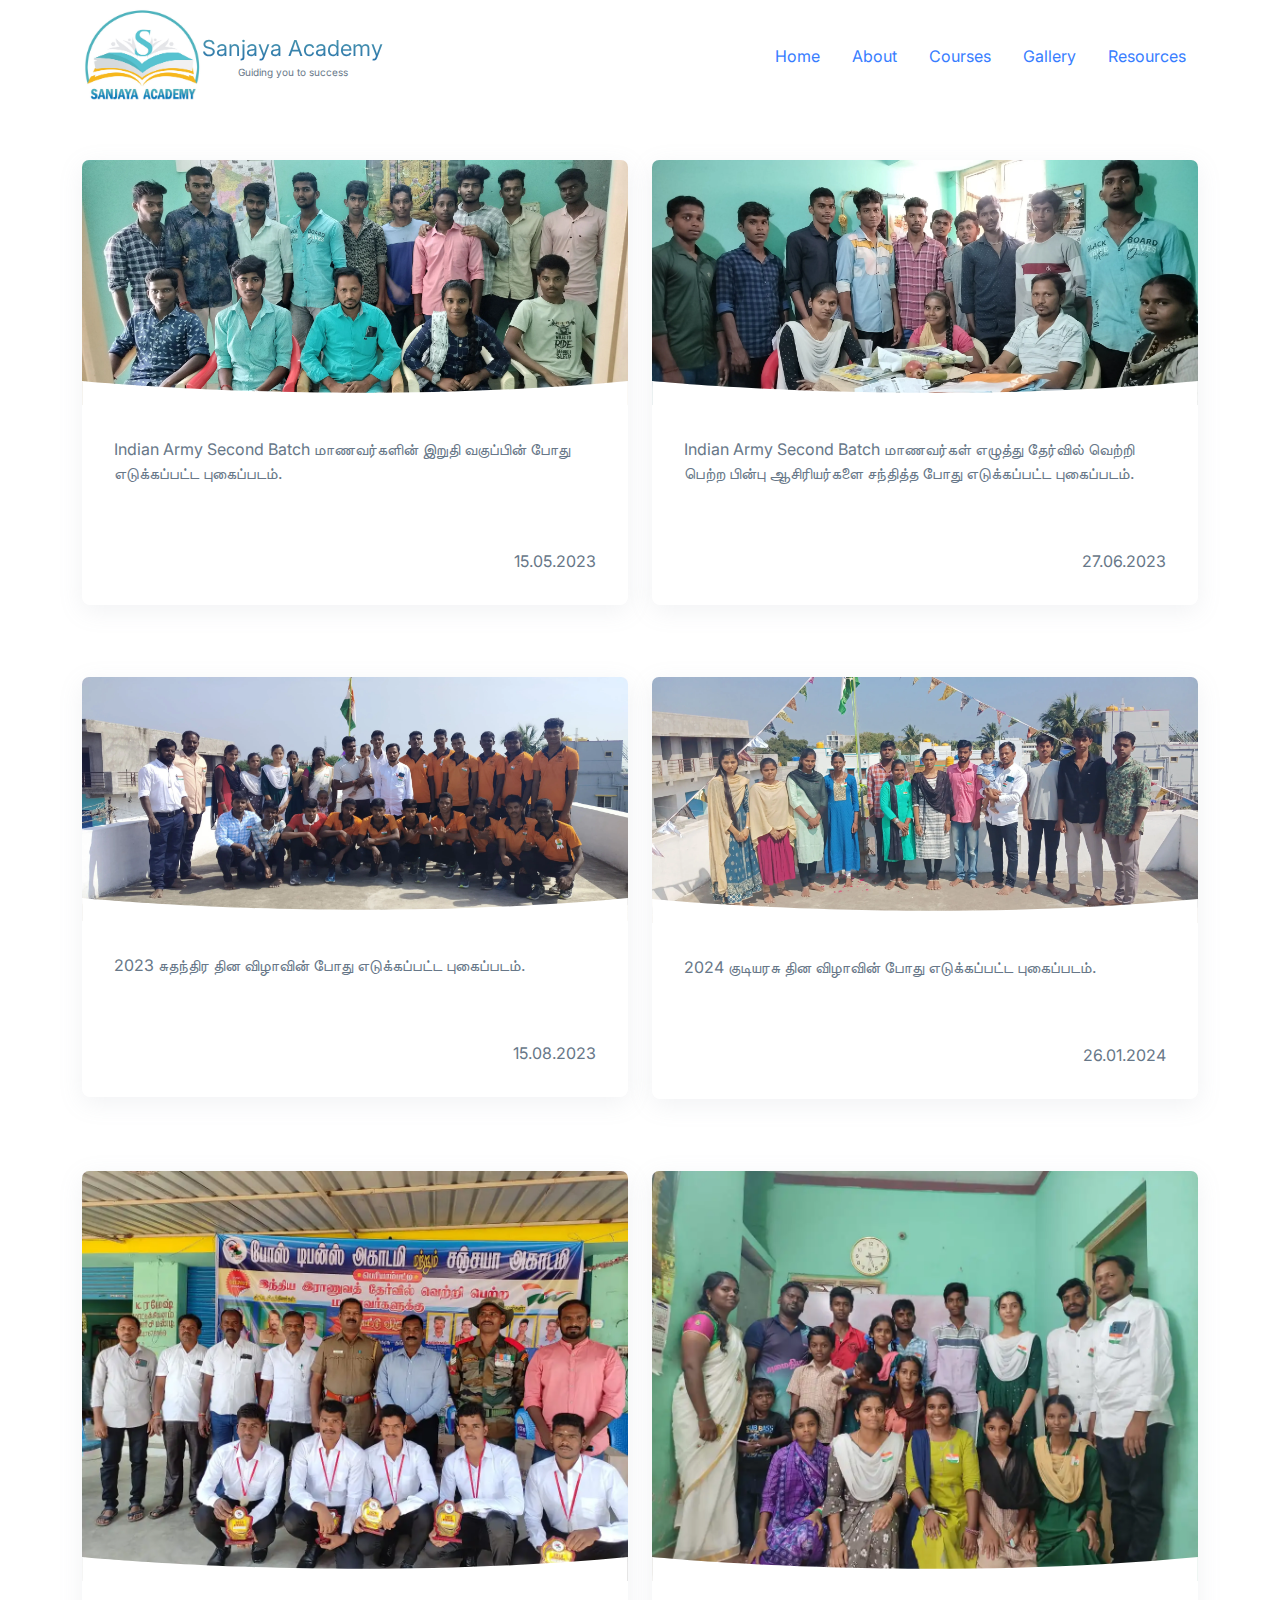
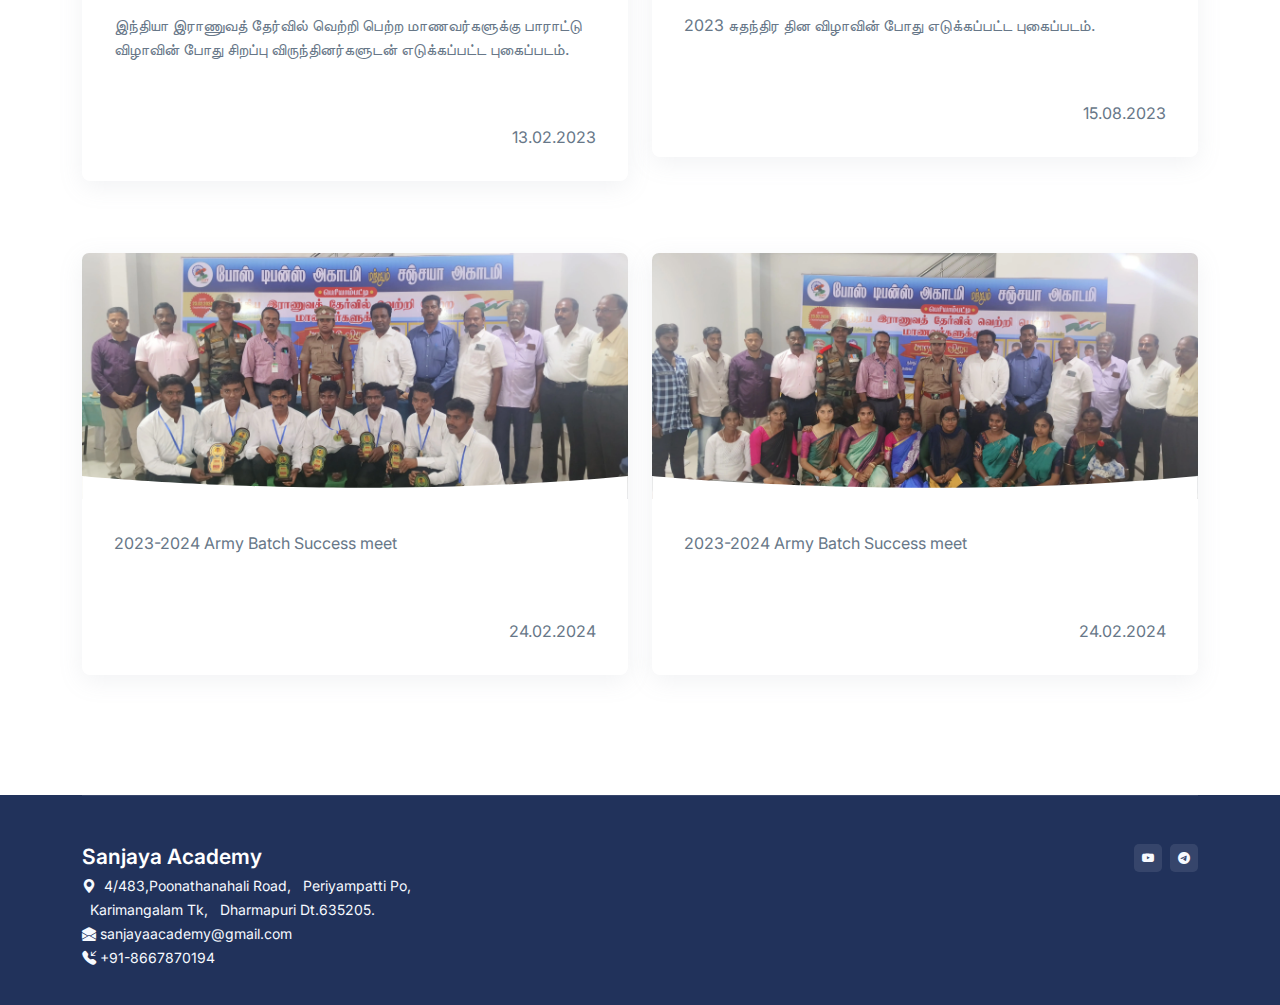
<file: gallery.html>
<!DOCTYPE html>
<html lang="en" dir="">
  <head>
    <!-- Required Meta Tags Always Come First -->
    <meta charset="utf-8" />
    <meta name="viewport" content="width=device-width, initial-scale=1, shrink-to-fit=no" />

    <!-- Title -->
    <title>Sanjaya Academy</title>

    <!-- Favicon -->
    <link rel="shortcut icon" href="./favicon.ico" />

    <!-- Font -->
    <link href="https://fonts.googleapis.com/css2?family=Inter:wght@400;600&display=swap" rel="stylesheet" />

    <!-- CSS Implementing Plugins -->
    <link rel="stylesheet" href="./assets/vendor/bootstrap-icons/font/bootstrap-icons.css" />
    <link rel="stylesheet" href="./assets/vendor/hs-mega-menu/dist/hs-mega-menu.min.css" />

    <!-- CSS Front Template -->
    <link rel="stylesheet" href="./assets/css/theme.min.css" />
  </head>

  <body>
    <!-- ========== HEADER ========== -->
    <header
      id="header"
      class="navbar navbar-expand-lg navbar-end navbar-absolute-top navbar-light navbar-show-hide"
      data-hs-header-options='{
            "fixMoment": 1000,
            "fixEffect": "slide"
          }'
    >
      <div class="container">
        <nav class="js-mega-menu navbar-nav-wrap">
          <!-- Default Logo -->
          <a class="navbar-brand d-flex align-items-center" href="./index.html" aria-label="Front">
            <img class="navbar-brand-logo" src="./assets/logo.png" alt="Logo" />
             <div style="text-align: center;"> 
              <div class="logo-text"> 
                Sanjaya Academy
              </div> 
             
            <div class="tag-line"> Guiding you to success</div> 
          </div>
          </a>
          <!-- End Default Logo -->

          <!-- Toggler -->
          <button
            class="navbar-toggler"
            type="button"
            data-bs-toggle="collapse"
            data-bs-target="#navbarNavDropdown"
            aria-controls="navbarNavDropdown"
            aria-expanded="false"
            aria-label="Toggle navigation"
          >
            <span class="navbar-toggler-default">
              <i class="bi-list"></i>
            </span>
            <span class="navbar-toggler-toggled">
              <i class="bi-x"></i>
            </span>
          </button>
          <!-- End Toggler -->

          <!-- Collapse -->
          <div class="collapse navbar-collapse" id="navbarNavDropdown">
            <div class="navbar-absolute-top-scroller">
              <ul class="navbar-nav">
                <li class="nav-item">
                  <a class="nav-link active" href="./index.html">Home</a>
                </li>
                <li class="nav-item">
                  <a class="nav-link active" href="./about.html">About</a>
                </li>
                <li class="nav-item">
                  <a class="nav-link active" href="./courses.html">Courses</a>
                </li>
                <li class="nav-item">
                  <a class="nav-link active" href="./gallery.html">Gallery</a>
                </li>
                <li class="nav-item">
                  <a class="nav-link active" href="./resources.html">Resources</a>
                </li>
              </ul>
            </div>
          </div>
          <!-- End Collapse -->
        </nav>
      </div>
    </header>

    <!-- ========== END HEADER ========== -->

    <!-- ========== MAIN CONTENT ========== -->
    <main id="content" role="main">
      <!-- Gallery -->
      <div class="container content-space-t-3 content-space-t-lg-4">
        <div class="row">
          <div class="col-12 col-sm-6">
            <div class="card mb-5 mb-md-10">
              <div class="shape-container">
                <img class="card-img-top" src="./assets/IMG20230413132923.webp" alt="Image Description" />

                <!-- Shape -->
                <div class="shape shape-bottom zi-1" style="margin-bottom: -0.25rem">
                  <svg xmlns="http://www.w3.org/2000/svg" x="0px" y="0px" viewBox="0 0 1920 100.1">
                    <path fill="#fff" d="M0,0c0,0,934.4,93.4,1920,0v100.1H0L0,0z"></path>
                  </svg>
                </div>
                <!-- End Shape -->
              </div>

              <!-- Card Body -->
              <div class="card-body">
                <p class="card-text">
                  Indian Army Second Batch மாணவர்களின் இறுதி வகுப்பின் போது எடுக்கப்பட்ட புகைப்படம்.
                </p>
              </div>
              <!-- End Card Body -->

              <!-- Card Footer -->
              <div class="card-footer">
                <div class="d-flex align-items-center">
                  <div class="flex-grow-1">
                    <div class="d-flex justify-content-end">
                      <p class="card-text">15.05.2023</p>
                    </div>
                  </div>
                </div>
              </div>
              <!-- End Card Footer -->
            </div>
          </div> 
          <div class="col-12 col-sm-6">
            <div class="card mb-5 mb-md-10">
              <div class="shape-container">
                <img class="card-img-top" src="./assets/IMG20230523120812.webp" alt="Image Description" />

                <!-- Shape -->
                <div class="shape shape-bottom zi-1" style="margin-bottom: -0.25rem">
                  <svg xmlns="http://www.w3.org/2000/svg" x="0px" y="0px" viewBox="0 0 1920 100.1">
                    <path fill="#fff" d="M0,0c0,0,934.4,93.4,1920,0v100.1H0L0,0z"></path>
                  </svg>
                </div>
                <!-- End Shape -->
              </div>

              <!-- Card Body -->
              <div class="card-body">
                <p class="card-text">
                  Indian Army Second Batch மாணவர்கள் எழுத்து தேர்வில் வெற்றி பெற்ற பின்பு ஆசிரியர்களை  சந்தித்த  போது எடுக்கப்பட்ட புகைப்படம். 

                </p>
              </div>
              <!-- End Card Body -->

              <!-- Card Footer -->
              <div class="card-footer">
                <div class="d-flex align-items-center">
                  <div class="flex-grow-1">
                    <div class="d-flex justify-content-end">
                      <p class="card-text">27.06.2023</p>
                    </div>
                  </div>
                </div>
              </div>
              <!-- End Card Footer -->
            </div>
          </div> 
          <div class="col-12 col-sm-6">
            <div class="card mb-5 mb-md-10">
              <div class="shape-container">
                <img class="card-img-top" src="./assets/IMG20230815093016.webp" alt="Image Description" />

                <!-- Shape -->
                <div class="shape shape-bottom zi-1" style="margin-bottom: -0.25rem">
                  <svg xmlns="http://www.w3.org/2000/svg" x="0px" y="0px" viewBox="0 0 1920 100.1">
                    <path fill="#fff" d="M0,0c0,0,934.4,93.4,1920,0v100.1H0L0,0z"></path>
                  </svg>
                </div>
                <!-- End Shape -->
              </div>

              <!-- Card Body -->
              <div class="card-body">
                <p class="card-text">
                  2023 சுதந்திர தின விழாவின் போது எடுக்கப்பட்ட புகைப்படம். 

                </p>
              </div>
              <!-- End Card Body -->

              <!-- Card Footer -->
              <div class="card-footer">
                <div class="d-flex align-items-center">
                  <div class="flex-grow-1">
                    <div class="d-flex justify-content-end">
                      <p class="card-text">15.08.2023</p>
                    </div>
                  </div>
                </div>
              </div>
              <!-- End Card Footer -->
            </div>
          </div> 
          <div class="col-12 col-sm-6">
            <div class="card mb-5 mb-md-10">
              <div class="shape-container">
                <img class="card-img-top" src="./assets/IMG_20240126_105643.webp" alt="Image Description" />

                <!-- Shape -->
                <div class="shape shape-bottom zi-1" style="margin-bottom: -0.25rem">
                  <svg xmlns="http://www.w3.org/2000/svg" x="0px" y="0px" viewBox="0 0 1920 100.1">
                    <path fill="#fff" d="M0,0c0,0,934.4,93.4,1920,0v100.1H0L0,0z"></path>
                  </svg>
                </div>
                <!-- End Shape -->
              </div>

              <!-- Card Body -->
              <div class="card-body">
                <p class="card-text">
                  2024 குடியரசு தின விழாவின் போது எடுக்கப்பட்ட புகைப்படம். 

                </p>
              </div>
              <!-- End Card Body -->

              <!-- Card Footer -->
              <div class="card-footer">
                <div class="d-flex align-items-center">
                  <div class="flex-grow-1">
                    <div class="d-flex justify-content-end">
                      <p class="card-text">26.01.2024</p>
                    </div>
                  </div>
                </div>
              </div>
              <!-- End Card Footer -->
            </div>
          </div> 
          <div class="col-12 col-sm-6">
            <div class="card mb-5 mb-md-10">
              <div class="shape-container">
                <img class="card-img-top" src="./assets/2.webp" alt="Image Description" />

                <!-- Shape -->
                <div class="shape shape-bottom zi-1" style="margin-bottom: -0.25rem">
                  <svg xmlns="http://www.w3.org/2000/svg" x="0px" y="0px" viewBox="0 0 1920 100.1">
                    <path fill="#fff" d="M0,0c0,0,934.4,93.4,1920,0v100.1H0L0,0z"></path>
                  </svg>
                </div>
                <!-- End Shape -->
              </div>

              <!-- Card Body -->
              <div class="card-body">
                <p class="card-text">
                  இந்தியா இராணுவத் தேர்வில் வெற்றி பெற்ற மாணவர்களுக்கு பாராட்டு விழாவின் போது சிறப்பு விருந்தினர்களுடன் எடுக்கப்பட்ட புகைப்படம். 

                </p>
              </div>
              <!-- End Card Body -->

              <!-- Card Footer -->
              <div class="card-footer">
                <div class="d-flex align-items-center">
                  <div class="flex-grow-1">
                    <div class="d-flex justify-content-end">
                      <p class="card-text">13.02.2023</p>
                    </div>
                  </div>
                </div>
              </div>
              <!-- End Card Footer -->
            </div>
          </div> 
           <div class="col-12 col-sm-6">
            <div class="card mb-5 mb-md-10">
              <div class="shape-container">
                <img class="card-img-top" src="./assets/IMG_20230815_WA0008.webp" alt="Image Description" />

                <!-- Shape -->
                <div class="shape shape-bottom zi-1" style="margin-bottom: -0.25rem">
                  <svg xmlns="http://www.w3.org/2000/svg" x="0px" y="0px" viewBox="0 0 1920 100.1">
                    <path fill="#fff" d="M0,0c0,0,934.4,93.4,1920,0v100.1H0L0,0z"></path>
                  </svg>
                </div>
                <!-- End Shape -->
              </div>

              <!-- Card Body -->
              <div class="card-body">
                <p class="card-text">
                  2023 சுதந்திர தின விழாவின் போது எடுக்கப்பட்ட புகைப்படம். 

                </p>
              </div>
              <!-- End Card Body -->

              <!-- Card Footer -->
              <div class="card-footer">
                <div class="d-flex align-items-center">
                  <div class="flex-grow-1">
                    <div class="d-flex justify-content-end">
                      <p class="card-text">15.08.2023</p>
                    </div>
                  </div>
                </div>
              </div>
              <!-- End Card Footer -->
            </div>
          </div>

          <div class="col-12 col-sm-6">
            <div class="card mb-5 mb-md-10">
              <div class="shape-container">
                <img class="card-img-top" src="./assets/IMG_20240223_130131.webp" alt="Image Description" />

                <!-- Shape -->
                <div class="shape shape-bottom zi-1" style="margin-bottom: -0.25rem">
                  <svg xmlns="http://www.w3.org/2000/svg" x="0px" y="0px" viewBox="0 0 1920 100.1">
                    <path fill="#fff" d="M0,0c0,0,934.4,93.4,1920,0v100.1H0L0,0z"></path>
                  </svg>
                </div>
                <!-- End Shape -->
              </div>

              <!-- Card Body -->
              <div class="card-body">
                <p class="card-text">
                  2023-2024 Army Batch Success meet 

                </p>
              </div>
              <!-- End Card Body -->

              <!-- Card Footer -->
              <div class="card-footer">
                <div class="d-flex align-items-center">
                  <div class="flex-grow-1">
                    <div class="d-flex justify-content-end">
                      <p class="card-text">24.02.2024</p>
                    </div>
                  </div>
                </div>
              </div>
              <!-- End Card Footer -->
            </div>
          </div>

          <div class="col-12 col-sm-6">
            <div class="card mb-5 mb-md-10">
              <div class="shape-container">
                <img class="card-img-top" src="./assets/IMG_20240223_130227.webp" alt="Image Description" />

                <!-- Shape -->
                <div class="shape shape-bottom zi-1" style="margin-bottom: -0.25rem">
                  <svg xmlns="http://www.w3.org/2000/svg" x="0px" y="0px" viewBox="0 0 1920 100.1">
                    <path fill="#fff" d="M0,0c0,0,934.4,93.4,1920,0v100.1H0L0,0z"></path>
                  </svg>
                </div>
                <!-- End Shape -->
              </div>

              <!-- Card Body -->
              <div class="card-body">
                <p class="card-text">
                  2023-2024 Army Batch Success meet 

                </p>
              </div>
              <!-- End Card Body -->

              <!-- Card Footer -->
              <div class="card-footer">
                <div class="d-flex align-items-center">
                  <div class="flex-grow-1">
                    <div class="d-flex justify-content-end">
                      <p class="card-text">24.02.2024</p>
                    </div>
                  </div>
                </div>
              </div>
              <!-- End Card Footer -->
            </div>
          </div>
          
        </div>
      </div>
      <!-- End Gallery -->
    </main>
    <!-- ========== END MAIN CONTENT ========== -->

    <!-- ========== FOOTER ========== -->
    <footer class="bg-dark">
      <div class="container pb-1 pb-lg-5">
        <div class="border-top border-white-10 my-7"></div>

        <div class="row mb-1">
          <div class="col-sm mb-sm-0">
            <!-- Socials -->
            <ul class="list-inline list-separator list-separator-light mb-0">
              <li>
                <h3 class="text-white mb-1">Sanjaya Academy</h3>
                <a class="link-sm link-light" href="https://maps.app.goo.gl/FFgLYeuikchc8rkY7"
                  ><i class="bi-geo-alt-fill me-1"></i> 4/483,Poonathanahali Road, &nbsp; Periyampatti Po, <br />
                  &nbsp; Karimangalam Tk, &nbsp; Dharmapuri Dt.635205. <br />
                </a>
              </li>

              <li>
                <a class="link-sm link-light" href="mailto:sanjayaacademy@gmail.com"
                  ><i class="bi bi-envelope-open-fill me-1"></i>sanjayaacademy@gmail.com</a
                >
              </li>
              <li>
                <a class="link-sm link-light" href="tel:+91-8667870194"
                  ><i class="bi-telephone-inbound-fill me-1"></i>+91-8667870194</a
                >
              </li>
            </ul>
            <!-- End Socials -->
          </div>

          <div class="col-sm-auto">
            <ul class="list-inline mb-0">
              <li class="list-inline-item">
                <a class="btn btn-soft-light btn-xs btn-icon" href="https://www.youtube.com/@sanjayastudycircle">
                  <i class="bi bi-youtube"></i>
                </a>
              </li>

              <li class="list-inline-item">
                <a class="btn btn-soft-light btn-xs btn-icon" href="https://t.me/sanjayastudycircle">
                  <i class="bi bi-telegram"></i>
                </a>
              </li>
            </ul>
          </div>
        </div>
      </div>
    </footer>

    <!-- ========== END FOOTER ========== -->

    <!-- JS Global Compulsory  -->
    <script src="./assets/vendor/bootstrap/dist/js/bootstrap.bundle.min.js"></script>

    <!-- JS Implementing Plugins -->
    <script src="./assets/vendor/hs-header/dist/hs-header.min.js"></script>
    <script src="./assets/vendor/hs-mega-menu/dist/hs-mega-menu.min.js"></script>
    <script src="./assets/vendor/hs-show-animation/dist/hs-show-animation.min.js"></script>

    <!-- JS Front -->
    <script src="./assets/js/theme.min.js"></script>

    <!-- JS Plugins Init. -->
    <script>
      (function () {
        // INITIALIZATION OF HEADER
        // =======================================================
        new HSHeader("#header").init();

        // INITIALIZATION OF MEGA MENU
        // =======================================================
        new HSMegaMenu(".js-mega-menu", {
          desktop: {
            position: "left",
          },
        });

        // INITIALIZATION OF SHOW ANIMATIONS
        // =======================================================
        new HSShowAnimation(".js-animation-link");

        // INITIALIZATION OF BOOTSTRAP DROPDOWN
        // =======================================================
        HSBsDropdown.init();
      })();
    </script>
  </body>
</html>
</file>
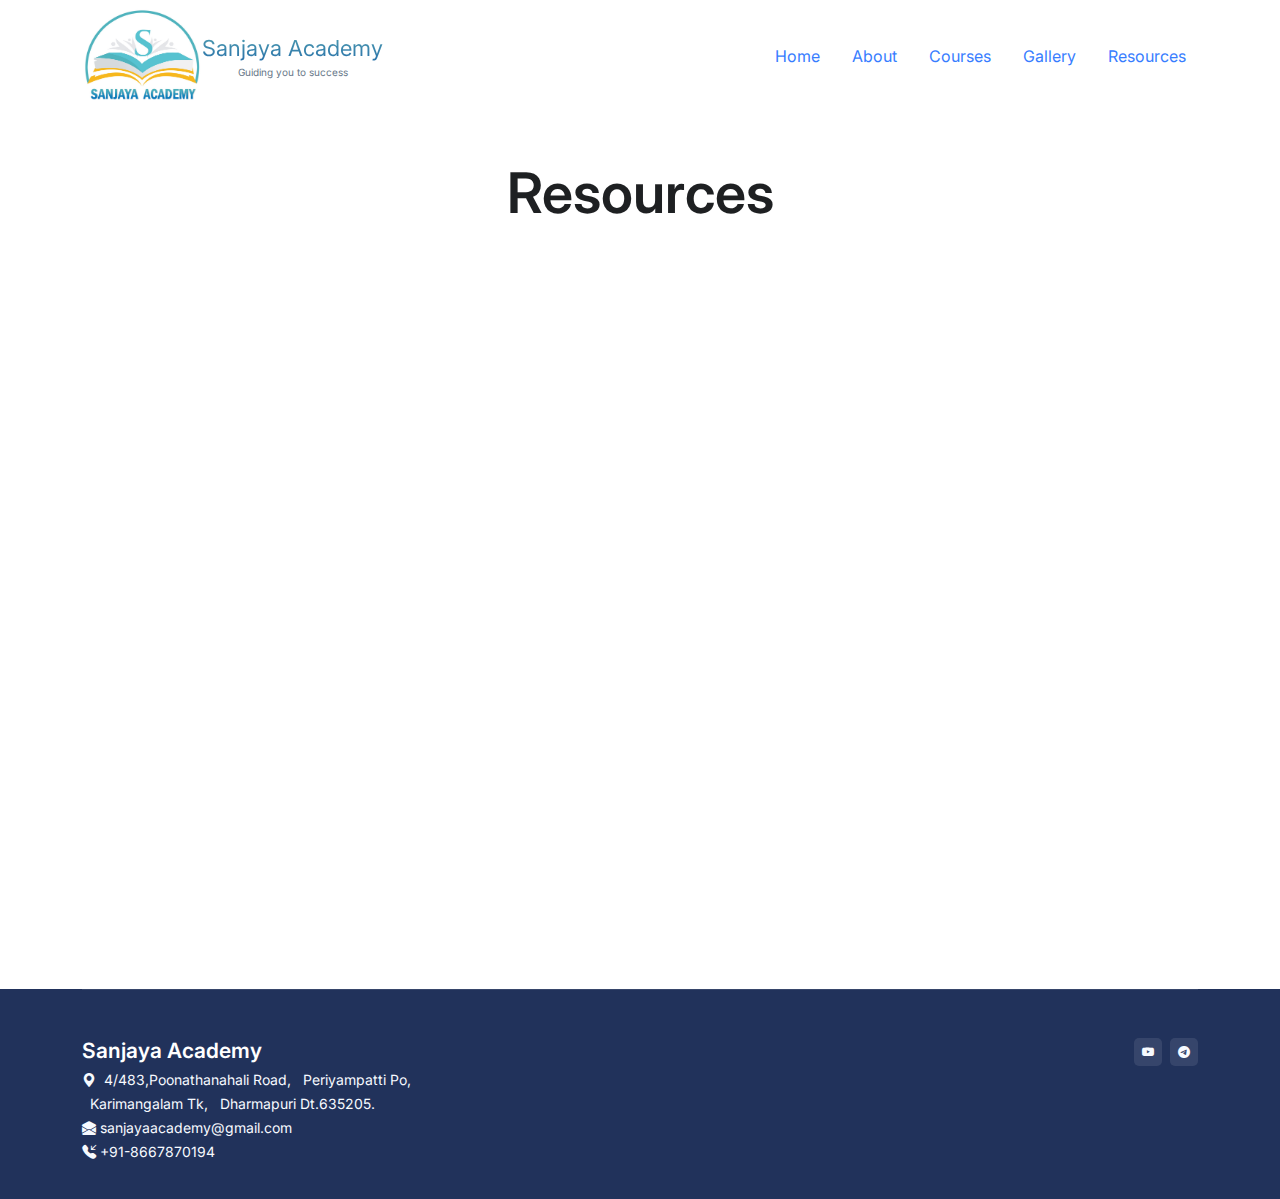
<file: resources.html>
<!DOCTYPE html>
<html lang="en" dir="">
  <head>
    <!-- Required Meta Tags Always Come First -->
    <meta charset="utf-8" />
    <meta name="viewport" content="width=device-width, initial-scale=1, shrink-to-fit=no" />

    <!-- Title -->
    <title>Sanjaya Academy</title>

    <!-- Favicon -->
    <link rel="shortcut icon" href="./favicon.ico" />

    <!-- Font -->
    <link href="https://fonts.googleapis.com/css2?family=Inter:wght@400;600&display=swap" rel="stylesheet" />

    <!-- CSS Implementing Plugins -->
    <link rel="stylesheet" href="./assets/vendor/bootstrap-icons/font/bootstrap-icons.css" />
    <link rel="stylesheet" href="./assets/vendor/hs-mega-menu/dist/hs-mega-menu.min.css" />

    <!-- CSS Front Template -->
    <link rel="stylesheet" href="./assets/css/theme.min.css" />
  </head>

  <body>
    <!-- ========== HEADER ========== -->
    <header
      id="header"
      class="navbar navbar-expand-lg navbar-end navbar-absolute-top navbar-light navbar-show-hide"
      data-hs-header-options='{
            "fixMoment": 1000,
            "fixEffect": "slide"
          }'
    >
      <div class="container">
        <nav class="js-mega-menu navbar-nav-wrap">
          <!-- Default Logo -->
          <a class="navbar-brand d-flex align-items-center" href="./index.html" aria-label="Front">
            <img class="navbar-brand-logo" src="./assets/logo.png" alt="Logo" />
            <div style="text-align: center">
              <div class="logo-text">Sanjaya Academy</div>

              <div class="tag-line">Guiding you to success</div>
            </div>
          </a>
          <!-- End Default Logo -->

          <!-- Toggler -->
          <button
            class="navbar-toggler"
            type="button"
            data-bs-toggle="collapse"
            data-bs-target="#navbarNavDropdown"
            aria-controls="navbarNavDropdown"
            aria-expanded="false"
            aria-label="Toggle navigation"
          >
            <span class="navbar-toggler-default">
              <i class="bi-list"></i>
            </span>
            <span class="navbar-toggler-toggled">
              <i class="bi-x"></i>
            </span>
          </button>
          <!-- End Toggler -->

          <!-- Collapse -->
          <div class="collapse navbar-collapse" id="navbarNavDropdown">
            <div class="navbar-absolute-top-scroller">
              <ul class="navbar-nav">
                <li class="nav-item">
                  <a class="nav-link active" href="./index.html">Home</a>
                </li>
                <li class="nav-item">
                  <a class="nav-link active" href="./about.html">About</a>
                </li>
                <li class="nav-item">
                  <a class="nav-link active" href="./courses.html">Courses</a>
                </li>
                <li class="nav-item">
                  <a class="nav-link active" href="./gallery.html">Gallery</a>
                </li>
                <li class="nav-item">
                  <a class="nav-link active" href="./resources.html">Resources</a>
                </li>
              </ul>
            </div>
          </div>
          <!-- End Collapse -->
        </nav>
      </div>
    </header>

    <!-- ========== END HEADER ========== -->

    <!-- ========== MAIN CONTENT ========== -->
    <main id="content" role="main">
      <!-- Gallery -->
      <div class="container content-space-t-3 content-space-t-lg-4">
        <div class="w-lg-75 text-center mx-lg-auto">
          <!-- Heading -->
          <div class="mb-5 mb-md-10">
            <h1 class="display-4">Resources</h1>
          </div>
          <!-- End Heading -->
        </div>
      </div>
      <!-- End Gallery -->
      <div class="container">
        <div class="row">
          <div class="col-12 col-sm-6">
            <iframe
              style="width: 100%"
              height="315"
              src="https://www.youtube.com/embed/videoseries?si=sOobXhjegRn31ya_&amp;list=PLsonEfO1EPib893zVKv9h3fIOfqK8xwSi"
              title="YouTube video player"
              frameborder="0"
              allow="accelerometer; autoplay; clipboard-write; encrypted-media; gyroscope; picture-in-picture; web-share"
              allowfullscreen
            ></iframe>
          </div>
          <div class="col-12 col-sm-6">
            <iframe
              style="width: 100%"
              height="315"
              src="https://www.youtube.com/embed/videoseries?si=XHgQqkvYP-Rt7FAh&amp;list=PLsonEfO1EPiYmGBrlvZYRwbNu4zykET3c"
              title="YouTube video player"
              frameborder="0"
              allow="accelerometer; autoplay; clipboard-write; encrypted-media; gyroscope; picture-in-picture; web-share"
              allowfullscreen
            ></iframe>
          </div>
          <div class="col-12 col-sm-6">
            <iframe
              style="width: 100%"
              height="315"
              src="https://www.youtube.com/embed/videoseries?si=Vn0vsHNNePHcDGNg&amp;list=PLsonEfO1EPib6seP41cWMJZTDQEjeEoS6"
              title="YouTube video player"
              frameborder="0"
              allow="accelerometer; autoplay; clipboard-write; encrypted-media; gyroscope; picture-in-picture; web-share"
              allowfullscreen
            ></iframe>
          </div>
        </div>
      </div>
    </main>
    <!-- ========== END MAIN CONTENT ========== -->

    <!-- ========== FOOTER ========== -->
    <footer class="bg-dark">
      <div class="container pb-1 pb-lg-5">
        <div class="border-top border-white-10 my-7"></div>

        <div class="row mb-1">
          <div class="col-sm mb-sm-0">
            <!-- Socials -->
            <ul class="list-inline list-separator list-separator-light mb-0">
              <li>
                <h3 class="text-white mb-1">Sanjaya Academy</h3>
                <a class="link-sm link-light" href="https://maps.app.goo.gl/FFgLYeuikchc8rkY7"
                  ><i class="bi-geo-alt-fill me-1"></i> 4/483,Poonathanahali Road, &nbsp; Periyampatti Po, <br />
                  &nbsp; Karimangalam Tk, &nbsp; Dharmapuri Dt.635205. <br />
                </a>
              </li>

              <li>
                <a class="link-sm link-light" href="mailto:sanjayaacademy@gmail.com"
                  ><i class="bi bi-envelope-open-fill me-1"></i>sanjayaacademy@gmail.com</a
                >
              </li>
              <li>
                <a class="link-sm link-light" href="tel:+91-8667870194"
                  ><i class="bi-telephone-inbound-fill me-1"></i>+91-8667870194</a
                >
              </li>
            </ul>
            <!-- End Socials -->
          </div>

          <div class="col-sm-auto">
            <ul class="list-inline mb-0">
              <li class="list-inline-item">
                <a class="btn btn-soft-light btn-xs btn-icon" href="https://www.youtube.com/@sanjayastudycircle">
                  <i class="bi bi-youtube"></i>
                </a>
              </li>

              <li class="list-inline-item">
                <a class="btn btn-soft-light btn-xs btn-icon" href="https://t.me/sanjayastudycircle">
                  <i class="bi bi-telegram"></i>
                </a>
              </li>
            </ul>
          </div>
        </div>
      </div>
    </footer>

    <!-- ========== END FOOTER ========== -->

    <!-- JS Global Compulsory  -->
    <script src="./assets/vendor/bootstrap/dist/js/bootstrap.bundle.min.js"></script>

    <!-- JS Implementing Plugins -->
    <script src="./assets/vendor/hs-header/dist/hs-header.min.js"></script>
    <script src="./assets/vendor/hs-mega-menu/dist/hs-mega-menu.min.js"></script>
    <script src="./assets/vendor/hs-show-animation/dist/hs-show-animation.min.js"></script>

    <!-- JS Front -->
    <script src="./assets/js/theme.min.js"></script>

    <!-- JS Plugins Init. -->
    <script>
      (function () {
        // INITIALIZATION OF HEADER
        // =======================================================
        new HSHeader("#header").init();

        // INITIALIZATION OF MEGA MENU
        // =======================================================
        new HSMegaMenu(".js-mega-menu", {
          desktop: {
            position: "left",
          },
        });

        // INITIALIZATION OF SHOW ANIMATIONS
        // =======================================================
        new HSShowAnimation(".js-animation-link");

        // INITIALIZATION OF BOOTSTRAP DROPDOWN
        // =======================================================
        HSBsDropdown.init();
      })();
    </script>
  </body>
</html>
</file>
<file: assets/vendor/hs-mega-menu/dist/hs-mega-menu.min.css>
.hs-menu-initialized{position:relative;z-index:10}.hs-menu-initialized .animated{animation-duration:.3s}.hs-overflow-x-locked{overflow-x:hidden}.hs-mega-menu,.hs-sub-menu{display:none;background-color:#fff}@media (min-width:576px){.hs-mega-menu-desktop-sm,.hs-sub-menu-desktop-sm{position:absolute;left:0;top:100%;z-index:2;margin-top:-.002rem}}@media (min-width:768px){.hs-mega-menu-desktop-md,.hs-sub-menu-desktop-md{position:absolute;left:0;top:100%;z-index:2;margin-top:-.002rem}}@media (min-width:992px){.hs-mega-menu-desktop-lg,.hs-sub-menu-desktop-lg{position:absolute;left:0;top:100%;z-index:2;margin-top:-.002rem}}@media (min-width:1200px){.hs-mega-menu-desktop-xl,.hs-sub-menu-desktop-xl{position:absolute;left:0;top:100%;z-index:2;margin-top:-.002rem}}.hs-sub-menu{min-width:180px}.hs-has-sub-menu{position:relative}.hs-sub-menu-opened{overflow:visible}.hs-mega-menu .hs-mega-menu,.hs-mega-menu .hs-sub-menu,.hs-menu-vertical .hs-mega-menu,.hs-menu-vertical .hs-sub-menu,.hs-sub-menu .hs-mega-menu,.hs-sub-menu .hs-sub-menu{top:0;left:100%;margin-top:0}.hs-menu-vertical .hs-sub-menu{width:auto}.hs-menu-vertical .hs-mega-menu{height:100%}.hs-mobile-state .hs-mega-menu,.hs-mobile-state .hs-sub-menu{position:static;visibility:visible}.hs-mobile-state .hs-has-mega-menu[data-max-width]>.hs-mega-menu,.hs-mobile-state .hs-has-sub-menu[data-max-width]>.hs-sub-menu{max-width:none!important}.hs-menu-initialized.hs-rtl{direction:rtl;unicode-bidi:embed}.hs-menu-initialized.hs-rtl .hs-mega-menu,.hs-menu-initialized.hs-rtl .hs-sub-menu{left:auto;right:0}.hs-menu-initialized.hs-rtl .hs-mega-menu .hs-mega-menu,.hs-menu-initialized.hs-rtl .hs-mega-menu .hs-sub-menu,.hs-menu-initialized.hs-rtl .hs-sub-menu .hs-mega-menu,.hs-menu-initialized.hs-rtl .hs-sub-menu .hs-sub-menu{left:auto;right:100%}.hs-menu-initialized:not(.hs-mobile-state) .hs-mega-menu.hs-reversed,.hs-menu-initialized:not(.hs-mobile-state) .hs-sub-menu.hs-reversed{left:auto;right:0}.hs-menu-initialized:not(.hs-mobile-state) .hs-mega-menu .hs-mega-menu.hs-reversed,.hs-menu-initialized:not(.hs-mobile-state) .hs-mega-menu .hs-sub-menu.hs-reversed,.hs-menu-initialized:not(.hs-mobile-state) .hs-sub-menu .hs-mega-menu.hs-reversed,.hs-menu-initialized:not(.hs-mobile-state) .hs-sub-menu .hs-sub-menu.hs-reversed{left:auto;right:100%}.hs-menu-initialized.hs-rtl:not(.hs-mobile-state) .hs-mega-menu.hs-reversed,.hs-menu-initialized.hs-rtl:not(.hs-mobile-state) .hs-sub-menu.hs-reversed{right:auto;left:0}.hs-menu-initialized.hs-rtl:not(.hs-mobile-state) .hs-mega-menu .hs-mega-menu.hs-reversed,.hs-menu-initialized.hs-rtl:not(.hs-mobile-state) .hs-mega-menu .hs-sub-menu.hs-reversed,.hs-menu-initialized.hs-rtl:not(.hs-mobile-state) .hs-sub-menu .hs-mega-menu.hs-reversed,.hs-menu-initialized.hs-rtl:not(.hs-mobile-state) .hs-sub-menu .hs-sub-menu.hs-reversed{right:auto;left:100%}.hs-menu-initialized.hs-menu-horizontal .hs-mega-menu.hs-position-left{left:0;right:auto}.hs-menu-initialized.hs-menu-horizontal .hs-mega-menu.hs-position-right{left:auto;right:0}.hs-menu-initialized.hs-menu-horizontal .hs-mega-menu.hs-position-center{right:auto;left:50%;transform:translate(-50%)}
</file>
